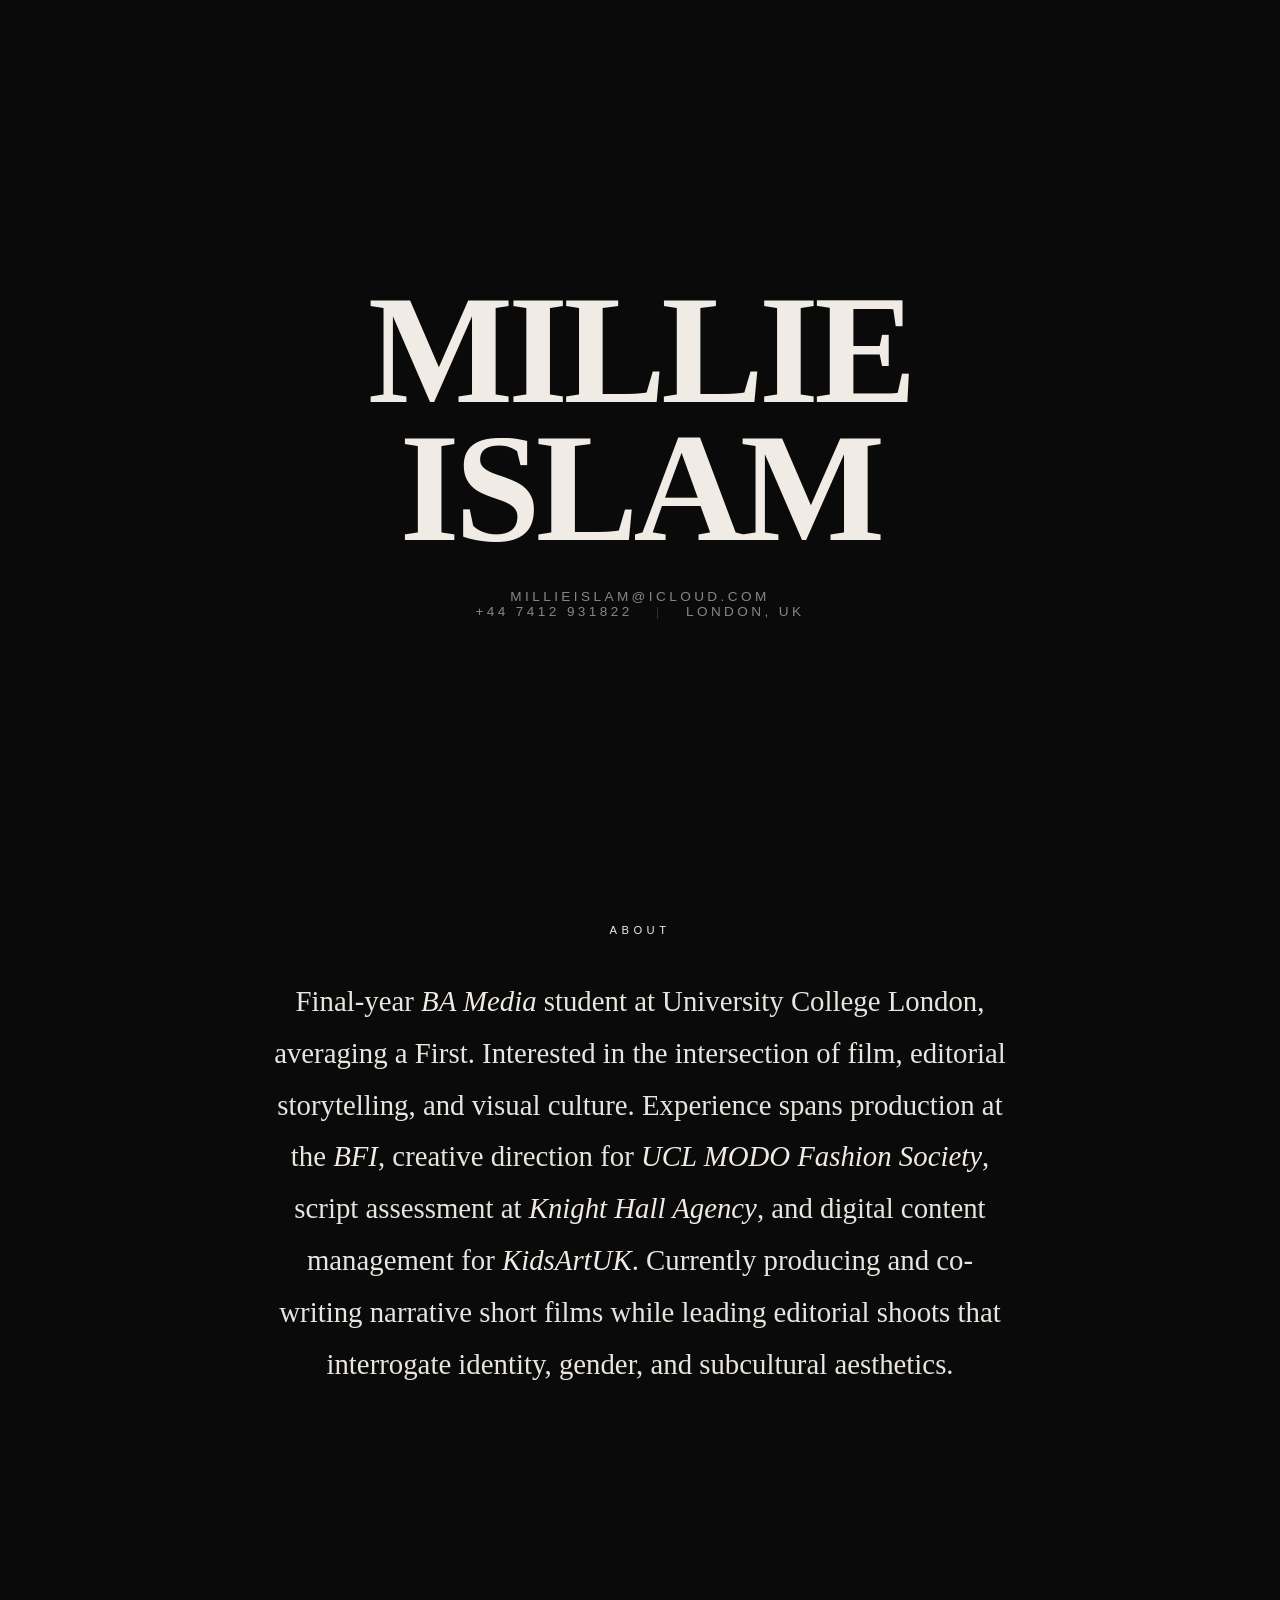
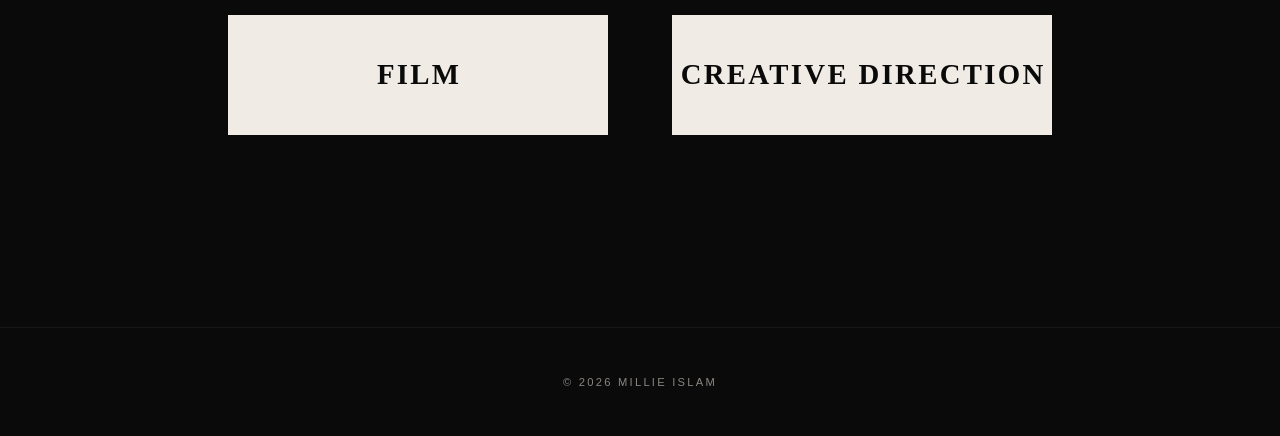
<file: index.html>
<!DOCTYPE html>

<html lang="en">
<head>
<meta charset="UTF-8">
<meta name="viewport" content="width=device-width, initial-scale=1.0">
<title>Millie Islam</title>
<link href="https://fonts.googleapis.com/css2?family=Playfair+Display:ital,wght@0,400;0,700;0,900;1,400;1,700&family=Inter:wght@300;400;500&family=Cormorant+Garamond:ital,wght@0,300;0,400;0,600;1,300;1,400&display=swap" rel="stylesheet">
<style>
*, *::before, *::after { margin: 0; padding: 0; box-sizing: border-box; }

html { scroll-behavior: smooth; background-color: #0a0a0a; }

body {
background-color: #0a0a0a;
color: #e8e4df;
font-family: ‘Inter’, sans-serif;
font-weight: 300;
overflow-x: hidden;
-webkit-font-smoothing: antialiased;
}

.header {
min-height: 100vh;
display: flex;
flex-direction: column;
justify-content: center;
align-items: center;
text-align: center;
position: relative;
padding: 2rem;
}

.header::before {
content: ‘’;
position: absolute;
top: 50%;
left: 50%;
transform: translate(-50%, -50%);
width: 600px;
height: 600px;
background: radial-gradient(circle, rgba(196,62,42,0.06) 0%, transparent 70%);
pointer-events: none;
}

.name {
font-family: ‘Playfair Display’, serif;
font-weight: 900;
font-size: clamp(4rem, 12vw, 10rem);
line-height: 0.9;
letter-spacing: -0.03em;
text-transform: uppercase;
color: #f0ebe4;
opacity: 0;
animation: fadeUp 1.2s cubic-bezier(0.16, 1, 0.3, 1) 0.2s forwards;
}

.contact {
margin-top: 2rem;
font-size: 0.85rem;
letter-spacing: 0.25em;
text-transform: uppercase;
color: #8a8580;
opacity: 0;
animation: fadeUp 1s cubic-bezier(0.16, 1, 0.3, 1) 0.6s forwards;
}

.contact a {
color: #8a8580;
text-decoration: none;
transition: color 0.3s;
}

.contact a:hover { color: #c43e2a; }

.contact span { margin: 0 1rem; opacity: 0.3; }

.scroll-hint {
position: absolute;
bottom: 3rem;
left: 50%;
transform: translateX(-50%);
opacity: 0;
animation: fadeUp 1s cubic-bezier(0.16, 1, 0.3, 1) 1s forwards;
}

.scroll-hint::after {
content: ‘’;
display: block;
width: 1px;
height: 60px;
background: linear-gradient(to bottom, #8a8580, transparent);
margin: 0 auto;
animation: scrollPulse 2s ease-in-out infinite;
}

.about {
max-width: 800px;
margin: 0 auto;
padding: 1.5rem 2rem 10rem;
text-align: center;
}

.section-label {
font-size: 0.7rem;
letter-spacing: 0.4em;
text-transform: uppercase;
color: #c43e2a;
margin-bottom: 2.5rem;
font-weight: 500;
}

.about-text {
font-family: ‘Cormorant Garamond’, serif;
font-size: clamp(1.3rem, 2.5vw, 1.8rem);
line-height: 1.8;
font-weight: 300;
color: #e8e4df;
}

.about-text em {
font-style: italic;
color: #f0ebe4;
}

.nav-section {
padding: 4rem 2rem 12rem;
display: flex;
justify-content: center;
gap: 4rem;
flex-wrap: wrap;
}

.nav-btn {
position: relative;
display: flex;
align-items: center;
justify-content: center;
width: 380px;
height: 120px;
border: 1px solid #f0ebe4;
background: #f0ebe4;
text-decoration: none;
overflow: hidden;
transition: all 0.5s cubic-bezier(0.16, 1, 0.3, 1);
cursor: pointer;
}

.nav-btn::before {
content: ‘’;
position: absolute;
inset: 0;
background: #c43e2a;
transform: scaleX(0);
transform-origin: left;
transition: transform 0.5s cubic-bezier(0.16, 1, 0.3, 1);
z-index: 0;
}

.nav-btn:hover::before { transform: scaleX(1); }
.nav-btn:hover { border-color: #c43e2a; }

.nav-btn-text {
font-family: ‘Playfair Display’, serif;
font-size: 1.8rem;
font-weight: 700;
letter-spacing: 0.08em;
text-transform: uppercase;
color: #0a0a0a;
z-index: 1;
text-align: center;
padding-left: 0.08em;
transition: transform 0.4s cubic-bezier(0.16, 1, 0.3, 1);
}

.nav-btn:hover .nav-btn-text { transform: scale(1.05); }

.footer {
text-align: center;
padding: 3rem 2rem;
border-top: 1px solid rgba(232,228,223,0.06);
font-size: 0.7rem;
letter-spacing: 0.2em;
text-transform: uppercase;
color: #8a8580;
}

@keyframes fadeUp {
from { opacity: 0; transform: translateY(30px); }
to { opacity: 1; transform: translateY(0); }
}

@keyframes scrollPulse {
0%, 100% { opacity: 0.4; }
50% { opacity: 1; }
}

@media (max-width: 768px) {
.nav-section { gap: 2rem; padding: 4rem 1.5rem 8rem; }
.nav-btn { width: 100%; max-width: 380px; height: 100px; }
.contact span { margin: 0 0.5rem; }
}
</style>

</head>
<body>

<section class="header">
  <h1 class="name">Millie<br>Islam</h1>
  <div class="contact">
    <a href="mailto:millieislam@icloud.com">millieislam@icloud.com</a>
    <br>
    <a href="tel:+447412931822">+44 7412 931822</a>
    <span>|</span>
    London, UK
  </div>
  <div class="scroll-hint"></div>
</section>

<section class="about">
  <div class="section-label" style="color: #f0ebe4;">About</div>
  <p class="about-text">
    Final-year <em>BA Media</em> student at University College London, averaging a First. 
    Interested in the intersection of film, editorial storytelling, and visual culture. 
    Experience spans production at the <em>BFI</em>, creative direction for <em>UCL MODO Fashion Society</em>, 
    script assessment at <em>Knight Hall Agency</em>, and digital content management for <em>KidsArtUK</em>. 
    Currently producing and co-writing narrative short films while leading editorial shoots 
    that interrogate identity, gender, and subcultural aesthetics.
  </p>
</section>

<section class="nav-section">
  <a href="film.html" class="nav-btn">
    <span class="nav-btn-text">Film</span>
  </a>
  <a href="creative.html" class="nav-btn">
    <span class="nav-btn-text">Creative Direction</span>
  </a>
</section>

<footer class="footer">
  &copy; 2026 Millie Islam
</footer>

</body>
</html>
</file>
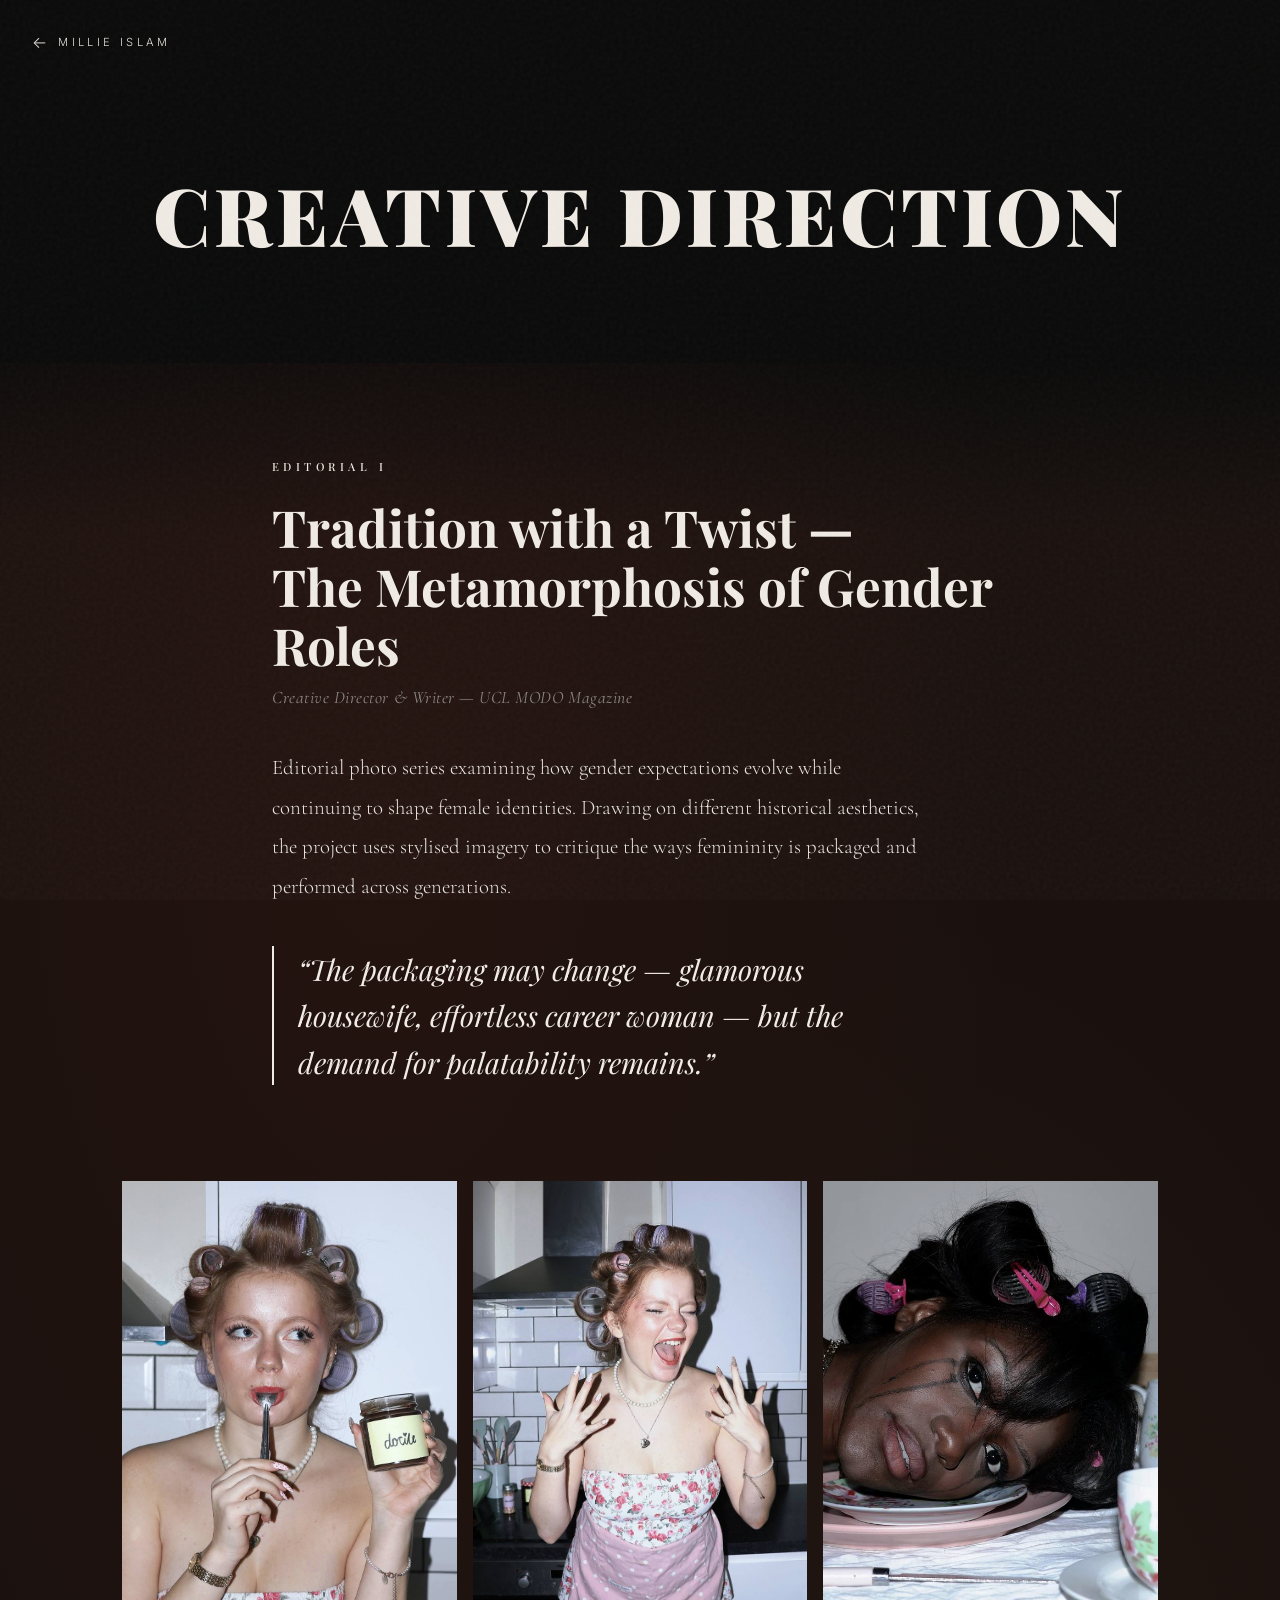
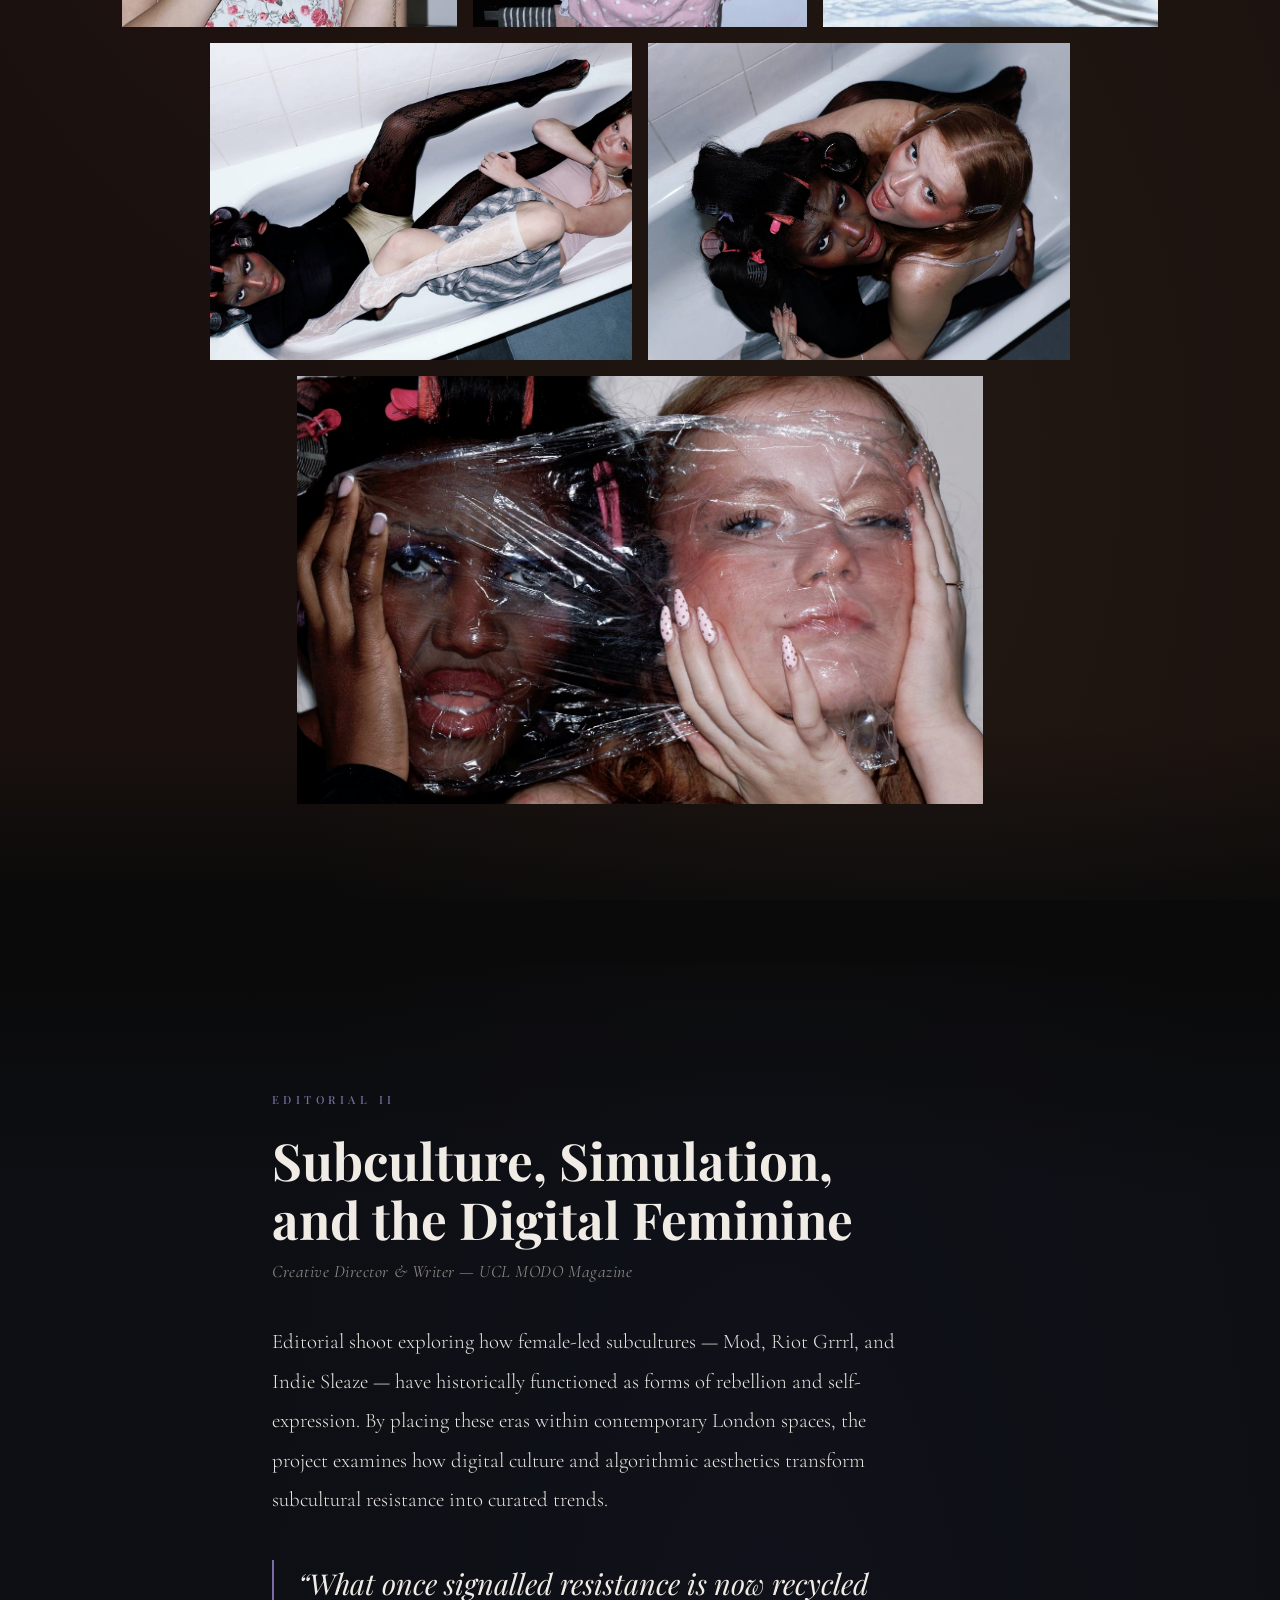
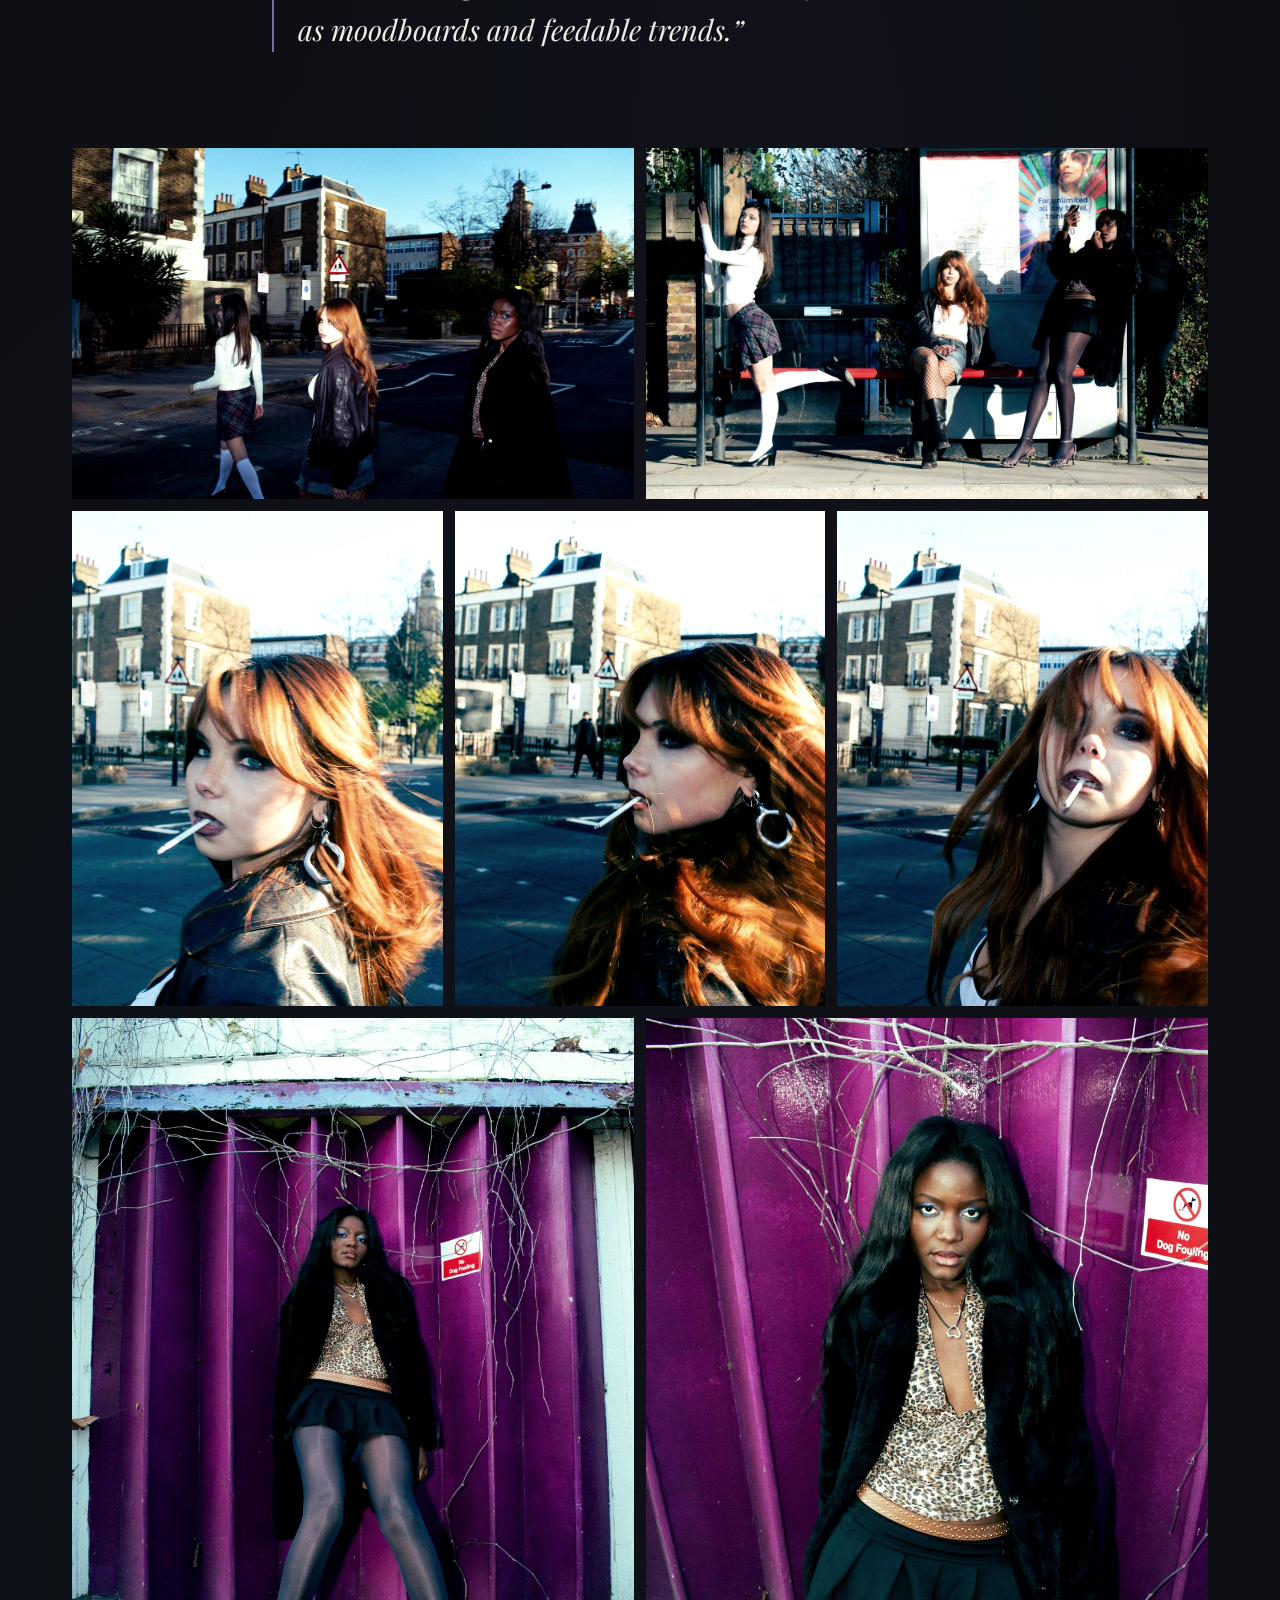
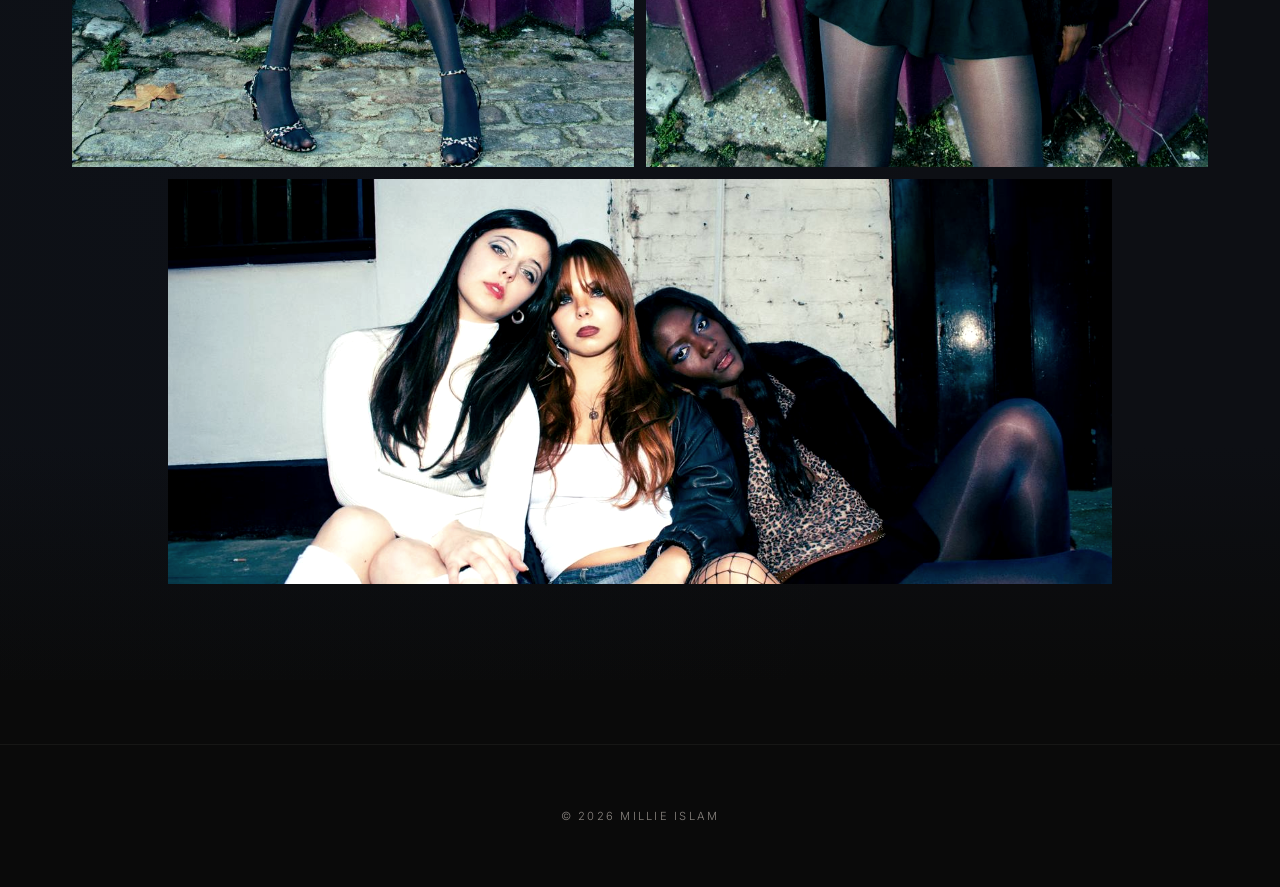
<file: creative.html>
<!DOCTYPE html>
<html lang="en">
<head>
<meta charset="UTF-8">
<meta name="viewport" content="width=device-width, initial-scale=1.0">
<title>Creative Direction — Millie Islam</title>
<link href="https://fonts.googleapis.com/css2?family=Playfair+Display:ital,wght@0,400;0,700;0,900;1,400;1,700&family=Inter:wght@300;400;500&family=Cormorant+Garamond:ital,wght@0,300;0,400;0,600;1,300;1,400&display=swap" rel="stylesheet">
<style>
*, *::before, *::after { margin: 0; padding: 0; box-sizing: border-box; }

:root {
  --bg: #0a0a0a;
  --text: #e8e4df;
  --text-muted: #8a8580;
  --accent: #f0ebe4;
  --cream: #f0ebe4;
}

body {
  background: var(--bg);
  color: var(--text);
  font-family: 'Inter', sans-serif;
  font-weight: 300;
  -webkit-font-smoothing: antialiased;
  overflow-x: hidden;
}

body::after {
  content: '';
  position: fixed;
  inset: 0;
  background-image: url("data:image/svg+xml,%3Csvg viewBox='0 0 256 256' xmlns='http://www.w3.org/2000/svg'%3E%3Cfilter id='n'%3E%3CfeTurbulence type='fractalNoise' baseFrequency='0.85' numOctaves='4' stitchTiles='stitch'/%3E%3C/filter%3E%3Crect width='100%25' height='100%25' filter='url(%23n)' opacity='0.04'/%3E%3C/svg%3E");
  pointer-events: none;
  z-index: 9999;
}

/* BACK NAV */
.back-nav {
  position: fixed;
  top: 2rem;
  left: 2rem;
  z-index: 100;
  mix-blend-mode: difference;
}

.back-nav a {
  font-size: 0.7rem;
  letter-spacing: 0.3em;
  text-transform: uppercase;
  color: var(--cream);
  text-decoration: none;
  transition: color 0.3s;
  display: flex;
  align-items: center;
  gap: 0.5rem;
}

.back-nav a:hover { color: var(--accent); }

.back-nav a::before { content: '←'; font-size: 1rem; }

/* PAGE HEADER */
.page-header {
  padding: 10rem 2rem 6rem;
  text-align: center;
}

.page-header h1 {
  font-family: 'Playfair Display', serif;
  font-size: clamp(2.5rem, 7vw, 5rem);
  font-weight: 900;
  text-transform: uppercase;
  letter-spacing: 0.05em;
  color: var(--cream);
}

/* ==================== */
/* SHOOT 1 — WARM TONES */
/* ==================== */
.shoot-1 {
  position: relative;
  background: linear-gradient(180deg, var(--bg) 0%, #1a110e 8%, #1a110e 92%, var(--bg) 100%);
  padding: 6rem 0;
}

.shoot-1::before {
  content: '';
  position: absolute;
  inset: 0;
  background: radial-gradient(ellipse at 30% 20%, rgba(196,62,42,0.06) 0%, transparent 50%),
              radial-gradient(ellipse at 70% 80%, rgba(200,160,120,0.04) 0%, transparent 50%);
  pointer-events: none;
}

.shoot-header {
  max-width: 800px;
  margin: 0 auto;
  padding: 0 2rem 4rem;
  position: relative;
}

.shoot-number {
  font-family: 'Playfair Display', serif;
  font-size: 0.7rem;
  letter-spacing: 0.4em;
  text-transform: uppercase;
  color: var(--accent);
  margin-bottom: 1.5rem;
  font-weight: 500;
}

.shoot-title {
  font-family: 'Playfair Display', serif;
  font-size: clamp(2rem, 5vw, 3.2rem);
  font-weight: 700;
  line-height: 1.15;
  color: var(--cream);
  margin-bottom: 0.8rem;
}

.shoot-subtitle {
  font-family: 'Cormorant Garamond', serif;
  font-size: 1.1rem;
  font-weight: 400;
  font-style: italic;
  color: var(--text-muted);
  margin-bottom: 2.5rem;
  letter-spacing: 0.03em;
}

.shoot-desc {
  font-family: 'Cormorant Garamond', serif;
  font-size: clamp(1.1rem, 1.8vw, 1.3rem);
  line-height: 1.9;
  font-weight: 300;
  color: var(--text);
  max-width: 650px;
}

.shoot-quote {
  font-family: 'Playfair Display', serif;
  font-size: clamp(1.3rem, 2.5vw, 1.8rem);
  font-style: italic;
  line-height: 1.6;
  color: var(--cream);
  max-width: 600px;
  margin-top: 2.5rem;
  padding-left: 1.5rem;
  border-left: 2px solid var(--accent);
}

/* SHOOT 1 GALLERY — editorial grid, warm feel */
.gallery-1 {
  max-width: 1100px;
  margin: 0 auto;
  padding: 2rem 2rem 0;
  display: grid;
  grid-template-columns: repeat(12, 1fr);
  grid-template-rows: auto;
  gap: 1rem;
  position: relative;
}

.gallery-1 .img-wrap {
  overflow: hidden;
  position: relative;
}

.gallery-1 .img-wrap img {
  width: 100%;
  height: 100%;
  object-fit: cover;
  display: block;
  filter: contrast(1.05) saturate(0.9);
  transition: transform 0.8s cubic-bezier(0.16, 1, 0.3, 1);
}

.gallery-1 .img-wrap:hover img {
  transform: scale(1.03);
}

/* 3-2-1 layout: top row 3 images, middle 2, bottom 1 full width */
.gallery-1 .g1-1 { grid-column: 1 / 5; grid-row: 1; aspect-ratio: 3/4; }
.gallery-1 .g1-2 { grid-column: 5 / 9; grid-row: 1; aspect-ratio: 3/4; }
.gallery-1 .g1-3 { grid-column: 9 / 13; grid-row: 1; aspect-ratio: 3/4; }
.gallery-1 .g1-4 { grid-column: 2 / 7; grid-row: 2; aspect-ratio: 4/3; }
.gallery-1 .g1-5 { grid-column: 7 / 12; grid-row: 2; aspect-ratio: 4/3; }
.gallery-1 .g1-6 { grid-column: 3 / 11; grid-row: 3; aspect-ratio: 16/10; }


/* ====================== */
/* SHOOT 2 — COOL/STREET */
/* ====================== */
.shoot-2 {
  position: relative;
  background: linear-gradient(180deg, var(--bg) 0%, #0d0f14 8%, #0d0f14 92%, var(--bg) 100%);
  padding: 8rem 0 6rem;
  margin-top: 4rem;
}

.shoot-2::before {
  content: '';
  position: absolute;
  inset: 0;
  background: radial-gradient(ellipse at 60% 30%, rgba(80,60,140,0.05) 0%, transparent 50%),
              radial-gradient(ellipse at 20% 70%, rgba(40,80,120,0.04) 0%, transparent 50%);
  pointer-events: none;
}

.shoot-2 .shoot-number { color: #7b6ba5; }
.shoot-2 .shoot-quote { border-left-color: #7b6ba5; }

/* SHOOT 2 GALLERY — urban cinematic grid */
.gallery-2 {
  max-width: 1200px;
  margin: 0 auto;
  padding: 2rem 2rem 0;
  display: grid;
  grid-template-columns: repeat(12, 1fr);
  gap: 0.75rem;
  position: relative;
}

.gallery-2 .img-wrap {
  overflow: hidden;
  position: relative;
}

.gallery-2 .img-wrap img {
  width: 100%;
  height: 100%;
  object-fit: cover;
  display: block;
  filter: contrast(1.1) saturate(0.85);
  transition: transform 0.8s cubic-bezier(0.16, 1, 0.3, 1), filter 0.5s;
}

.gallery-2 .img-wrap:hover img {
  transform: scale(1.03);
  filter: contrast(1.1) saturate(1);
}

/* Complex cinematic layout for 8 images */
.gallery-2 .g2-1 { grid-column: 1 / 7; grid-row: 1; aspect-ratio: 16/10; }
.gallery-2 .g2-2 { grid-column: 7 / 13; grid-row: 1; aspect-ratio: 16/10; }
.gallery-2 .g2-3 { grid-column: 1 / 5; grid-row: 2; aspect-ratio: 3/4; }
.gallery-2 .g2-4 { grid-column: 5 / 9; grid-row: 2; aspect-ratio: 3/4; }
.gallery-2 .g2-5 { grid-column: 9 / 13; grid-row: 2; aspect-ratio: 3/4; }
.gallery-2 .g2-6 { grid-column: 1 / 7; grid-row: 3; aspect-ratio: 3/4; }
.gallery-2 .g2-7 { grid-column: 7 / 13; grid-row: 3; aspect-ratio: 3/4; }
.gallery-2 .g2-8 { grid-column: 2 / 12; grid-row: 4; aspect-ratio: 21/9; }


/* FOOTER */
.footer {
  text-align: center;
  padding: 4rem 2rem;
  font-size: 0.7rem;
  letter-spacing: 0.2em;
  text-transform: uppercase;
  color: var(--text-muted);
  border-top: 1px solid rgba(232,228,223,0.06);
  margin-top: 4rem;
}

.footer a { color: var(--text-muted); text-decoration: none; }

/* RESPONSIVE */
@media (max-width: 768px) {
  .gallery-1 {
    grid-template-columns: 1fr 1fr;
    gap: 0.5rem;
  }
  .gallery-1 .g1-1 { grid-column: 1; grid-row: 1; }
  .gallery-1 .g1-2 { grid-column: 2; grid-row: 1; }
  .gallery-1 .g1-3 { grid-column: 1 / 3; grid-row: 2; aspect-ratio: 16/10; }
  .gallery-1 .g1-4 { grid-column: 1; grid-row: 3; }
  .gallery-1 .g1-5 { grid-column: 2; grid-row: 3; }
  .gallery-1 .g1-6 { grid-column: 1 / 3; grid-row: 4; }

  .gallery-2 {
    grid-template-columns: 1fr 1fr;
    gap: 0.5rem;
  }
  .gallery-2 .g2-1 { grid-column: 1 / 3; grid-row: 1; }
  .gallery-2 .g2-2 { grid-column: 1 / 3; grid-row: 2; }
  .gallery-2 .g2-3 { grid-column: 1; grid-row: 3; }
  .gallery-2 .g2-4 { grid-column: 2; grid-row: 3; }
  .gallery-2 .g2-5 { grid-column: 1; grid-row: 4; }
  .gallery-2 .g2-6 { grid-column: 1; grid-row: 4; }
  .gallery-2 .g2-7 { grid-column: 2; grid-row: 4; }
  .gallery-2 .g2-8 { grid-column: 1 / 3; grid-row: 6; }

  .page-header { padding: 7rem 1.5rem 4rem; }
  .shoot-header { padding: 0 1.5rem 3rem; }
}
</style>
</head>
<body>

<nav class="back-nav">
  <a href="index.html">Millie Islam</a>
</nav>

<section class="page-header">
  <h1>Creative Direction</h1>
</section>

<!-- ==================== SHOOT 1 ==================== -->
<section class="shoot-1">
  <div class="shoot-header">
    <div class="shoot-number">Editorial I</div>
    <h2 class="shoot-title">Tradition with a Twist &mdash;<br>The Metamorphosis of Gender Roles</h2>
    <div class="shoot-subtitle">Creative Director &amp; Writer &mdash; UCL MODO Magazine</div>
    <p class="shoot-desc">
      Editorial photo series examining how gender expectations evolve while continuing 
      to shape female identities. Drawing on different historical aesthetics, the project 
      uses stylised imagery to critique the ways femininity is packaged and performed 
      across generations.
    </p>
    <p class="shoot-quote">
      &ldquo;The packaging may change &mdash; glamorous housewife, effortless career woman &mdash; 
      but the demand for palatability remains.&rdquo;
    </p>
  </div>

  <div class="gallery-1">
    <div class="img-wrap g1-1"><img src="images/shoot1_1.jpg" alt="Tradition with a Twist editorial 1"></div>
    <div class="img-wrap g1-2"><img src="images/shoot1_2.jpg" alt="Tradition with a Twist editorial 2"></div>
    <div class="img-wrap g1-3"><img src="images/shoot1_3.jpg" alt="Tradition with a Twist editorial 3"></div>
    <div class="img-wrap g1-4"><img src="images/shoot1_4.jpg" alt="Tradition with a Twist editorial 4"></div>
    <div class="img-wrap g1-5"><img src="images/shoot1_5.jpg" alt="Tradition with a Twist editorial 5"></div>
    <div class="img-wrap g1-6"><img src="images/shoot1_6.jpg" alt="Tradition with a Twist editorial 6"></div>
  </div>
</section>

<!-- ==================== SHOOT 2 ==================== -->
<section class="shoot-2">
  <div class="shoot-header">
    <div class="shoot-number">Editorial II</div>
    <h2 class="shoot-title">Subculture, Simulation,<br>and the Digital Feminine</h2>
    <div class="shoot-subtitle">Creative Director &amp; Writer &mdash; UCL MODO Magazine</div>
    <p class="shoot-desc">
      Editorial shoot exploring how female-led subcultures &mdash; Mod, Riot Grrrl, and 
      Indie Sleaze &mdash; have historically functioned as forms of rebellion and self-expression. 
      By placing these eras within contemporary London spaces, the project examines how 
      digital culture and algorithmic aesthetics transform subcultural resistance into 
      curated trends.
    </p>
    <p class="shoot-quote">
      &ldquo;What once signalled resistance is now recycled as moodboards and feedable trends.&rdquo;
    </p>
  </div>

  <div class="gallery-2">
    <div class="img-wrap g2-1"><img src="images/shoot2_1.jpg" alt="Subculture editorial 1"></div>
    <div class="img-wrap g2-2"><img src="images/shoot2_2.jpg" alt="Subculture editorial 2"></div>
    <div class="img-wrap g2-3"><img src="images/shoot2_3.jpg" alt="Subculture editorial 3"></div>
    <div class="img-wrap g2-4"><img src="images/shoot2_4.jpg" alt="Subculture editorial 4"></div>
    <div class="img-wrap g2-5"><img src="images/shoot2_5.jpg" alt="Subculture editorial 5"></div>
    <div class="img-wrap g2-6"><img src="images/shoot2_6.jpg" alt="Subculture editorial 6"></div>
    <div class="img-wrap g2-7"><img src="images/shoot2_7.jpg" alt="Subculture editorial 7"></div>
    <div class="img-wrap g2-8"><img src="images/shoot2_8.jpg" alt="Subculture editorial 8"></div>
  </div>
</section>

<footer class="footer">
  <a href="index.html">&copy; 2026 Millie Islam</a>
</footer>

</body>
</html>
</file>
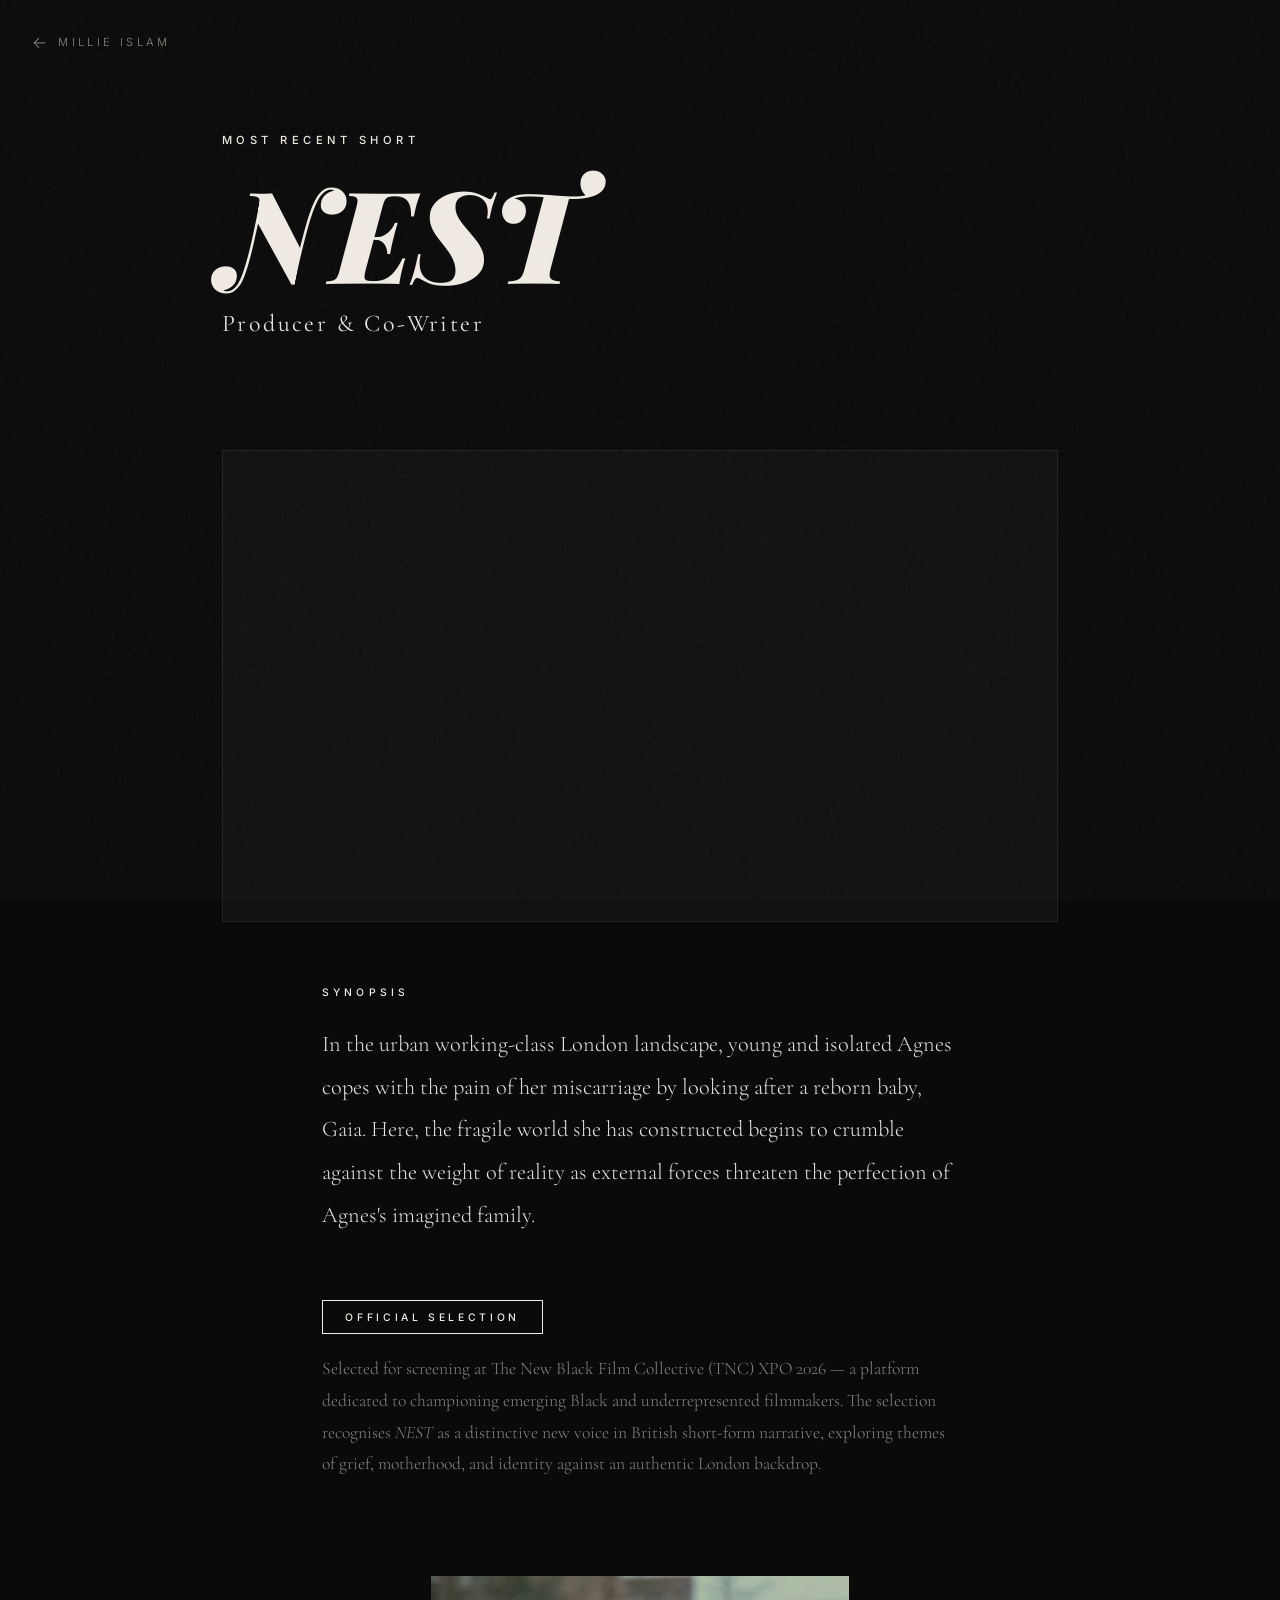
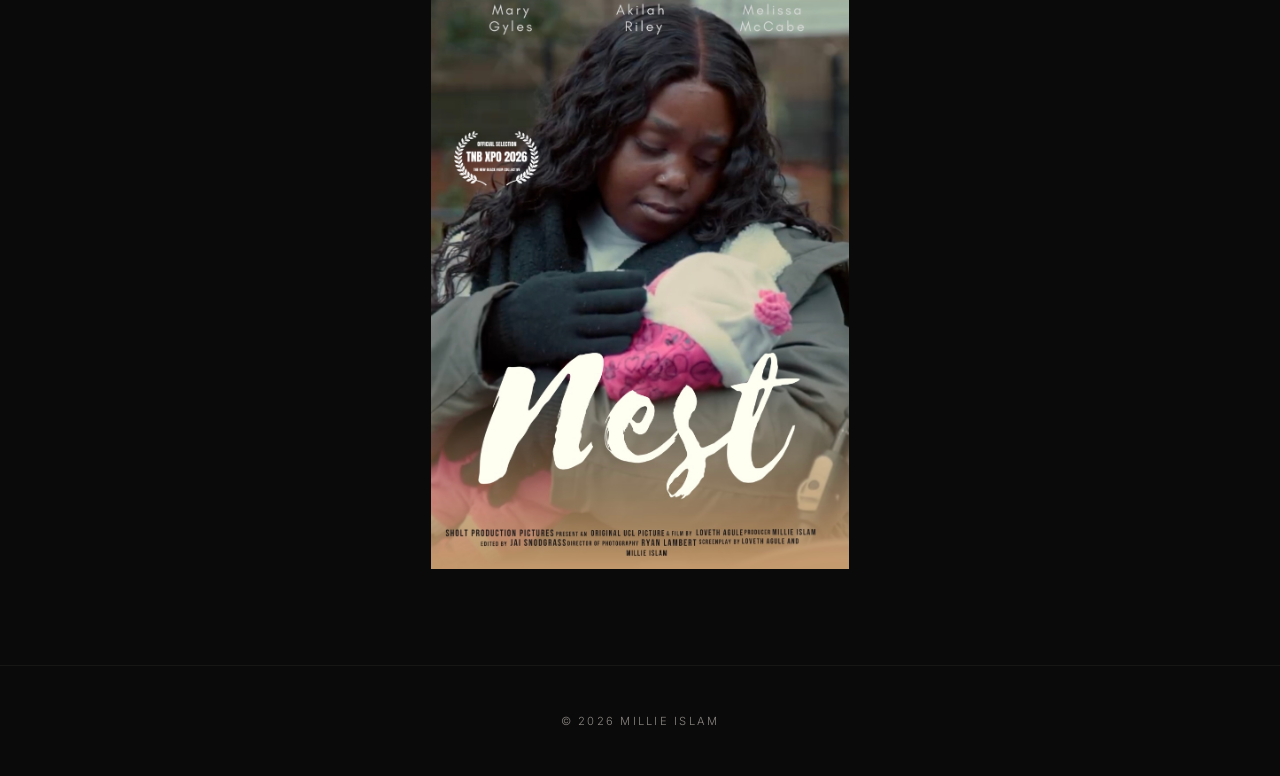
<file: film.html>
<!DOCTYPE html>
<html lang="en">
<head>
<meta charset="UTF-8">
<meta name="viewport" content="width=device-width, initial-scale=1.0">
<title>Film — Millie Islam</title>
<link href="https://fonts.googleapis.com/css2?family=Playfair+Display:ital,wght@0,400;0,700;0,900;1,400;1,700&family=Inter:wght@300;400;500&family=Cormorant+Garamond:ital,wght@0,300;0,400;0,600;1,300;1,400&display=swap" rel="stylesheet">
<style>
*, *::before, *::after { margin: 0; padding: 0; box-sizing: border-box; }

:root {
  --bg: #0a0a0a;
  --text: #e8e4df;
  --text-muted: #8a8580;
  --accent: #f0ebe4;
  --cream: #f0ebe4;
}

body {
  background: var(--bg);
  color: var(--text);
  font-family: 'Inter', sans-serif;
  font-weight: 300;
  -webkit-font-smoothing: antialiased;
  overflow-x: hidden;
}

body::after {
  content: '';
  position: fixed;
  inset: 0;
  background-image: url("data:image/svg+xml,%3Csvg viewBox='0 0 256 256' xmlns='http://www.w3.org/2000/svg'%3E%3Cfilter id='n'%3E%3CfeTurbulence type='fractalNoise' baseFrequency='0.85' numOctaves='4' stitchTiles='stitch'/%3E%3C/filter%3E%3Crect width='100%25' height='100%25' filter='url(%23n)' opacity='0.04'/%3E%3C/svg%3E");
  pointer-events: none;
  z-index: 9999;
}

/* BACK NAV */
.back-nav {
  position: fixed;
  top: 2rem;
  left: 2rem;
  z-index: 100;
}

.back-nav a {
  font-size: 0.7rem;
  letter-spacing: 0.3em;
  text-transform: uppercase;
  color: var(--text-muted);
  text-decoration: none;
  transition: color 0.3s;
  display: flex;
  align-items: center;
  gap: 0.5rem;
}

.back-nav a:hover { color: var(--cream); }

.back-nav a::before { content: '←'; font-size: 1rem; }

/* HERO */
.film-hero {
  min-height: 50vh;
  display: flex;
  flex-direction: column;
  justify-content: flex-end;
  padding: 8rem 2rem 4rem;
  max-width: 900px;
  margin: 0 auto;
}

.section-label {
  font-size: 0.7rem;
  letter-spacing: 0.4em;
  text-transform: uppercase;
  color: var(--accent);
  margin-bottom: 1.5rem;
  font-weight: 500;
}

.film-title-line {
  font-family: 'Cormorant Garamond', serif;
  font-size: clamp(1.1rem, 2vw, 1.4rem);
  font-weight: 300;
  color: var(--text-muted);
  margin-bottom: 0.5rem;
}

.film-name {
  font-family: 'Playfair Display', serif;
  font-size: clamp(4rem, 10vw, 8rem);
  font-weight: 900;
  font-style: italic;
  line-height: 0.95;
  color: var(--cream);
  margin-bottom: 1rem;
}

.film-role {
  font-family: 'Cormorant Garamond', serif;
  font-size: clamp(1.1rem, 2vw, 1.5rem);
  font-weight: 400;
  letter-spacing: 0.1em;
  color: var(--text);
  margin-bottom: 3rem;
}

/* VIDEO EMBED PLACEHOLDER */
.video-container {
  max-width: 900px;
  margin: 0 auto 4rem;
  padding: 0 2rem;
}

.video-wrapper {
  position: relative;
  width: 100%;
  padding-bottom: 56.25%;
  background: #111;
  border: 1px solid rgba(232,228,223,0.08);
  overflow: hidden;
}

.video-wrapper iframe,
.video-wrapper .video-placeholder {
  position: absolute;
  inset: 0;
  width: 100%;
  height: 100%;
}

.video-placeholder {
  display: flex;
  flex-direction: column;
  align-items: center;
  justify-content: center;
  color: var(--text-muted);
  font-size: 0.85rem;
  letter-spacing: 0.15em;
  text-transform: uppercase;
}

.video-placeholder .play-icon {
  width: 60px;
  height: 60px;
  border: 1px solid rgba(232,228,223,0.2);
  border-radius: 50%;
  display: flex;
  align-items: center;
  justify-content: center;
  margin-bottom: 1rem;
}

.video-placeholder .play-icon::after {
  content: '';
  display: block;
  width: 0;
  height: 0;
  border-style: solid;
  border-width: 10px 0 10px 18px;
  border-color: transparent transparent transparent var(--text-muted);
  margin-left: 4px;
}

/* DESCRIPTION */
.film-description {
  max-width: 700px;
  margin: 0 auto;
  padding: 0 2rem 4rem;
}

.film-description .desc-label {
  font-size: 0.65rem;
  letter-spacing: 0.4em;
  text-transform: uppercase;
  color: var(--accent);
  margin-bottom: 1.5rem;
  font-weight: 500;
}

.film-description p {
  font-family: 'Cormorant Garamond', serif;
  font-size: clamp(1.15rem, 2vw, 1.4rem);
  line-height: 1.9;
  font-weight: 300;
  color: var(--text);
}

/* SCREENING INFO */
.screening {
  max-width: 700px;
  margin: 0 auto;
  padding: 0 2rem 6rem;
}

.screening-badge {
  display: inline-block;
  border: 1px solid var(--accent);
  color: var(--accent);
  font-size: 0.65rem;
  letter-spacing: 0.35em;
  text-transform: uppercase;
  padding: 0.6rem 1.4rem;
  font-weight: 500;
}

.screening p {
  margin-top: 1.2rem;
  font-family: 'Cormorant Garamond', serif;
  font-size: 1.1rem;
  line-height: 1.8;
  color: var(--text-muted);
}

/* FOOTER */
.footer {
  text-align: center;
  padding: 3rem 2rem;
  border-top: 1px solid rgba(232,228,223,0.06);
  font-size: 0.7rem;
  letter-spacing: 0.2em;
  text-transform: uppercase;
  color: var(--text-muted);
}

@media (max-width: 768px) {
  .film-hero { padding: 6rem 1.5rem 3rem; }
  .video-container, .film-description, .screening { padding-left: 1.5rem; padding-right: 1.5rem; }
}
</style>
</head>
<body>

<nav class="back-nav">
  <a href="index.html">Millie Islam</a>
</nav>

<section class="film-hero">
  <div class="section-label">Most Recent Short</div>
  <h1 class="film-name">NEST</h1>
  <div class="film-role">Producer &amp; Co-Writer</div>
</section>

<div class="video-container">
  <div class="video-wrapper">
    <iframe src="https://www.youtube.com/embed/yRfE8YIfMFU" frameborder="0" allow="accelerometer; autoplay; clipboard-write; encrypted-media; gyroscope; picture-in-picture" allowfullscreen></iframe>
  </div>
</div>

<div class="film-description">
  <div class="desc-label">Synopsis</div>
  <p>
    In the urban working-class London landscape, young and isolated Agnes copes with 
    the pain of her miscarriage by looking after a reborn baby, Gaia. Here, the fragile 
    world she has constructed begins to crumble against the weight of reality as external 
    forces threaten the perfection of Agnes's imagined family.
  </p>
</div>

<div class="screening">
  <span class="screening-badge">Official Selection</span>
  <p>
    Selected for screening at The New Black Film Collective (TNC) XPO 2026 — a platform 
    dedicated to championing emerging Black and underrepresented filmmakers. The selection 
    recognises <em>NEST</em> as a distinctive new voice in British short-form narrative, exploring 
    themes of grief, motherhood, and identity against an authentic London backdrop.
  </p>
</div>

<div style="max-width: 900px; margin: 0 auto 6rem; padding: 0 2rem;">
  <img src="images/sholt%20productions.jpg" alt="Sholt Productions" style="width: 50%; display: block; margin: 0 auto;">
</div>

<footer class="footer">
  <a href="index.html" style="color: var(--text-muted); text-decoration: none;">&copy; 2026 Millie Islam</a>
</footer>

</body>
</html>
</file>
